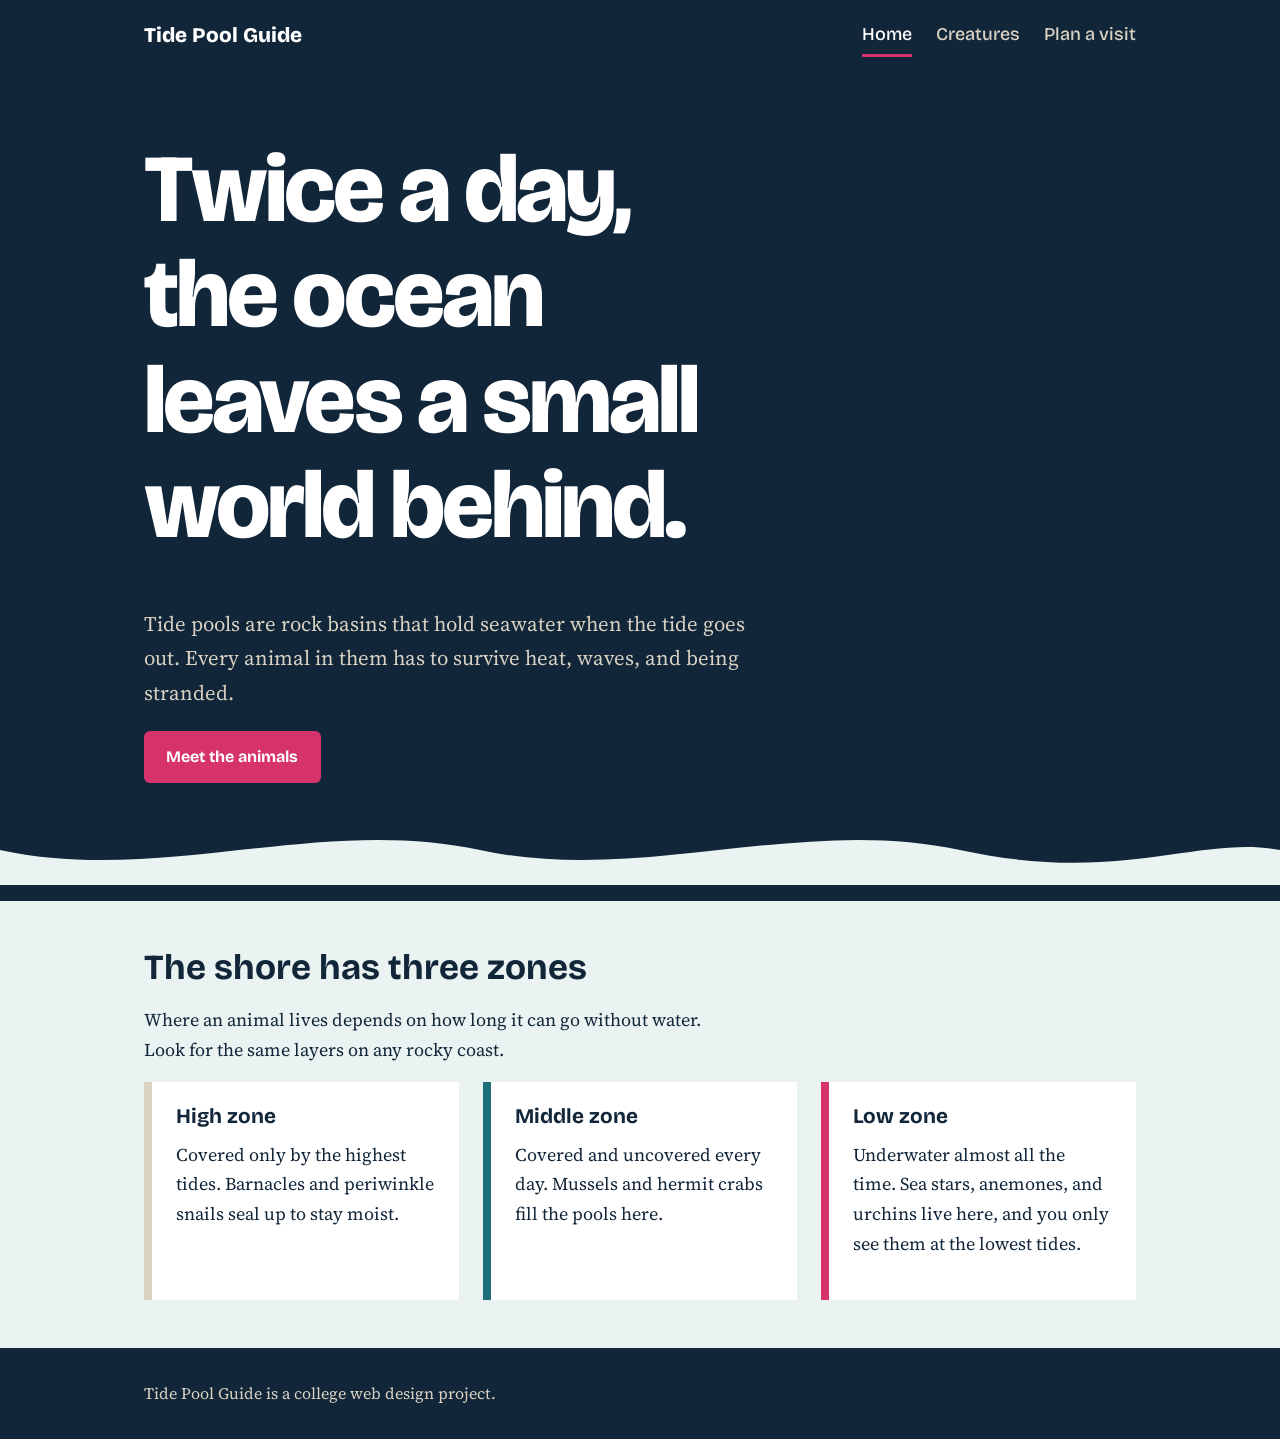
<file: index.html>
<!DOCTYPE html>
<html lang="en">
<head>
  <meta charset="UTF-8">
  <meta name="viewport" content="width=device-width, initial-scale=1">
  <title>Tide Pool Guide: Home</title>
  <meta name="description" content="A beginner’s guide to the animals of the rocky shore and how to visit them safely.">
  <link rel="stylesheet" href="styles.css">
</head>
<body>
  <header class="site-header">
    <div class="wrap">
      <a class="logo" href="index.html">Tide Pool Guide</a>
      <nav aria-label="Main">
        <a href="index.html" aria-current="page">Home</a>
        <a href="creatures.html">Creatures</a>
        <a href="visit.html">Plan a visit</a>
      </nav>
    </div>
  </header>

  <main>
    <section class="hero">
      <div class="wrap">
        <h1>Twice a day, the ocean leaves a small world behind.</h1>
        <p>Tide pools are rock basins that hold seawater when the tide goes out. Every animal in them has to survive heat, waves, and being stranded.</p>
        <a class="button" href="creatures.html">Meet the animals</a>
      </div>
      <svg class="wave" viewBox="0 0 1200 70" preserveAspectRatio="none" aria-hidden="true">
        <path d="M0,35 C150,70 300,0 450,35 C600,70 750,0 900,35 C1050,70 1125,20 1200,35 L1200,70 L0,70 Z"/>
      </svg>
    </section>

    <section class="section">
      <div class="wrap">
        <h2>The shore has three zones</h2>
        <p>Where an animal lives depends on how long it can go without water. Look for the same layers on any rocky coast.</p>
        <div class="zones">
          <article class="zone high">
            <h3>High zone</h3>
            <p>Covered only by the highest tides. Barnacles and periwinkle snails seal up to stay moist.</p>
          </article>
          <article class="zone mid">
            <h3>Middle zone</h3>
            <p>Covered and uncovered every day. Mussels and hermit crabs fill the pools here.</p>
          </article>
          <article class="zone low">
            <h3>Low zone</h3>
            <p>Underwater almost all the time. Sea stars, anemones, and urchins live here, and you only see them at the lowest tides.</p>
          </article>
        </div>
      </div>
    </section>
  </main>

  <footer class="site-footer">
    <div class="wrap"><p>Tide Pool Guide is a college web design project.</p></div>
  </footer>
</body>
</html>
</file>
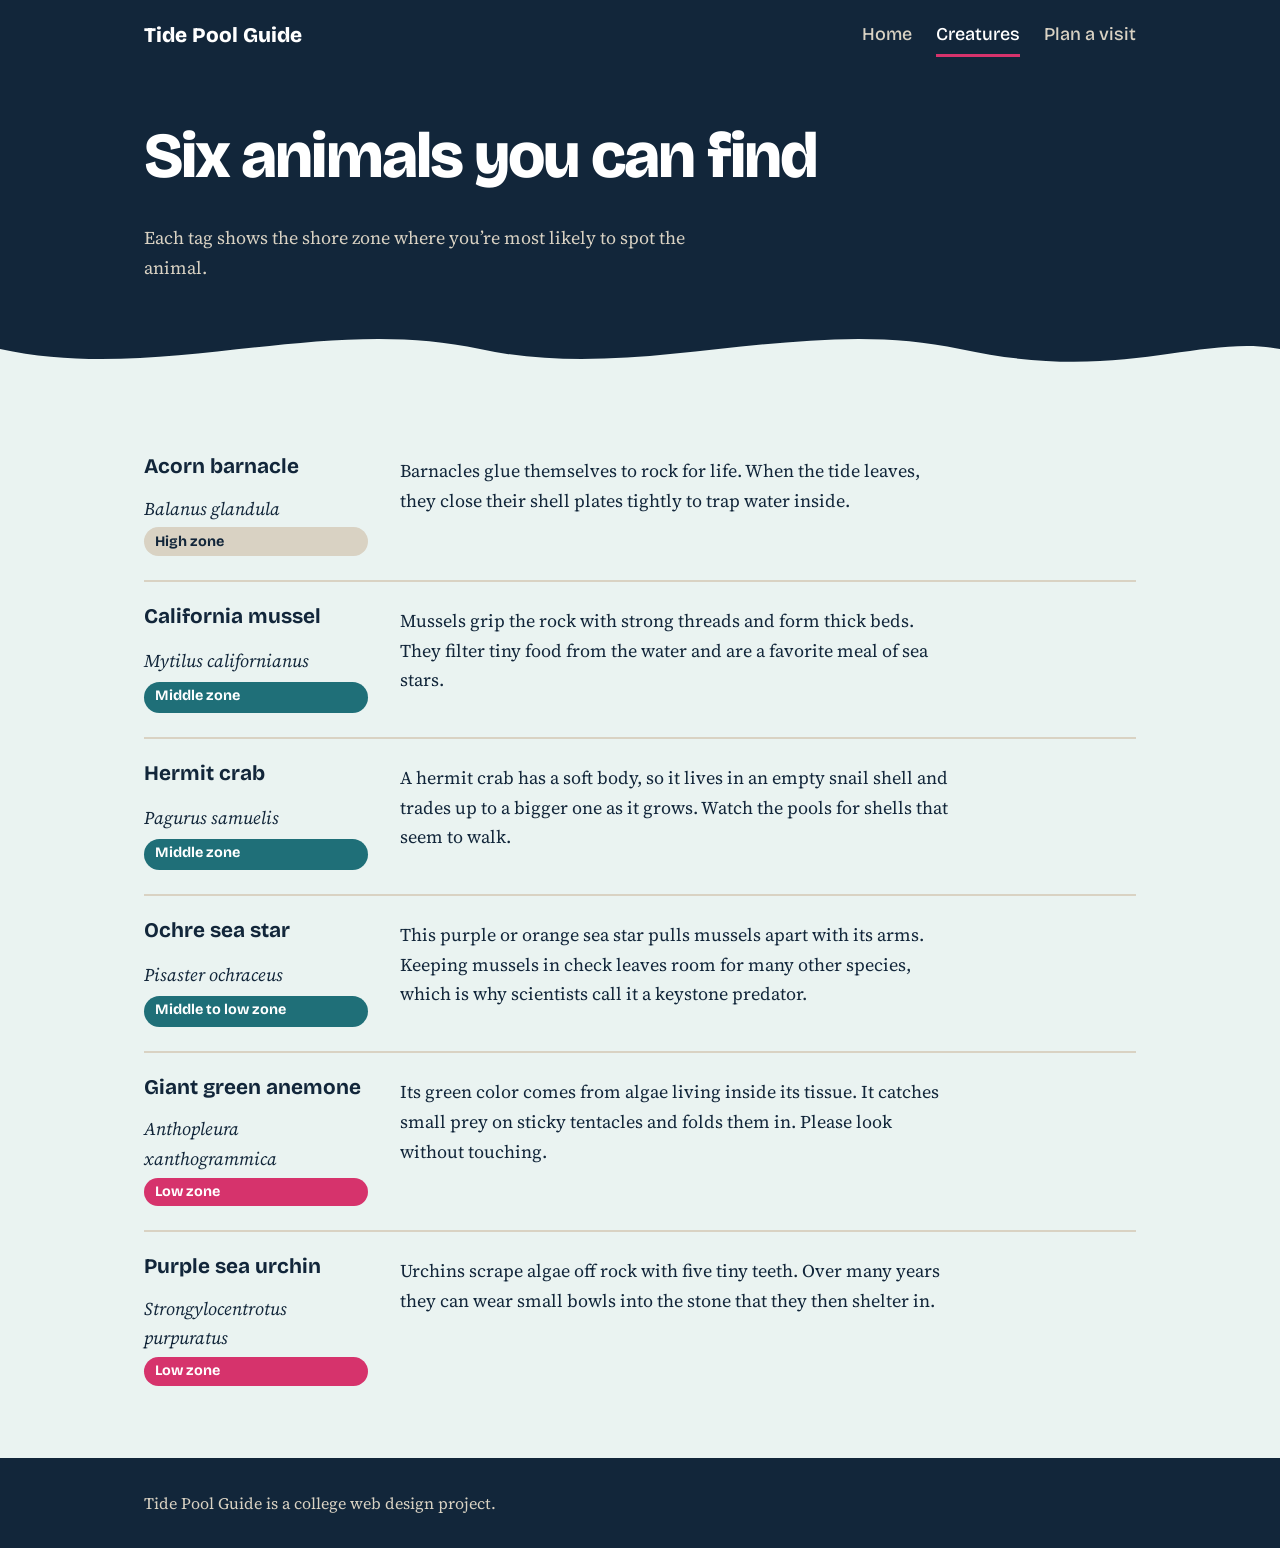
<file: creatures.html>
<!DOCTYPE html>
<html lang="en">
<head>
  <meta charset="UTF-8">
  <meta name="viewport" content="width=device-width, initial-scale=1">
  <title>Tide Pool Guide: Creatures</title>
  <meta name="description" content="Six common tide pool animals, the zone each one lives in, and how it survives.">
  <link rel="stylesheet" href="styles.css">
</head>
<body>
  <header class="site-header">
    <div class="wrap">
      <a class="logo" href="index.html">Tide Pool Guide</a>
      <nav aria-label="Main">
        <a href="index.html">Home</a>
        <a href="creatures.html" aria-current="page">Creatures</a>
        <a href="visit.html">Plan a visit</a>
      </nav>
    </div>
  </header>

  <main>
    <section class="page-title">
      <div class="wrap">
        <h1>Six animals you can find</h1>
        <p>Each tag shows the shore zone where you’re most likely to spot the animal.</p>
      </div>
      <svg class="wave" viewBox="0 0 1200 70" preserveAspectRatio="none" aria-hidden="true">
        <path d="M0,35 C150,70 300,0 450,35 C600,70 750,0 900,35 C1050,70 1125,20 1200,35 L1200,70 L0,70 Z"/>
      </svg>
    </section>

    <section class="section">
      <div class="wrap">
        <article class="creature">
          <h3>Acorn barnacle</h3>
          <p class="latin">Balanus glandula</p>
          <span class="tag high">High zone</span>
          <div class="info">
            <p>Barnacles glue themselves to rock for life. When the tide leaves, they close their shell plates tightly to trap water inside.</p>
          </div>
        </article>

        <article class="creature">
          <h3>California mussel</h3>
          <p class="latin">Mytilus californianus</p>
          <span class="tag mid">Middle zone</span>
          <div class="info">
            <p>Mussels grip the rock with strong threads and form thick beds. They filter tiny food from the water and are a favorite meal of sea stars.</p>
          </div>
        </article>

        <article class="creature">
          <h3>Hermit crab</h3>
          <p class="latin">Pagurus samuelis</p>
          <span class="tag mid">Middle zone</span>
          <div class="info">
            <p>A hermit crab has a soft body, so it lives in an empty snail shell and trades up to a bigger one as it grows. Watch the pools for shells that seem to walk.</p>
          </div>
        </article>

        <article class="creature">
          <h3>Ochre sea star</h3>
          <p class="latin">Pisaster ochraceus</p>
          <span class="tag mid">Middle to low zone</span>
          <div class="info">
            <p>This purple or orange sea star pulls mussels apart with its arms. Keeping mussels in check leaves room for many other species, which is why scientists call it a keystone predator.</p>
          </div>
        </article>

        <article class="creature">
          <h3>Giant green anemone</h3>
          <p class="latin">Anthopleura xanthogrammica</p>
          <span class="tag low">Low zone</span>
          <div class="info">
            <p>Its green color comes from algae living inside its tissue. It catches small prey on sticky tentacles and folds them in. Please look without touching.</p>
          </div>
        </article>

        <article class="creature">
          <h3>Purple sea urchin</h3>
          <p class="latin">Strongylocentrotus purpuratus</p>
          <span class="tag low">Low zone</span>
          <div class="info">
            <p>Urchins scrape algae off rock with five tiny teeth. Over many years they can wear small bowls into the stone that they then shelter in.</p>
          </div>
        </article>
      </div>
    </section>
  </main>

  <footer class="site-footer">
    <div class="wrap"><p>Tide Pool Guide is a college web design project.</p></div>
  </footer>
</body>
</html>
</file>
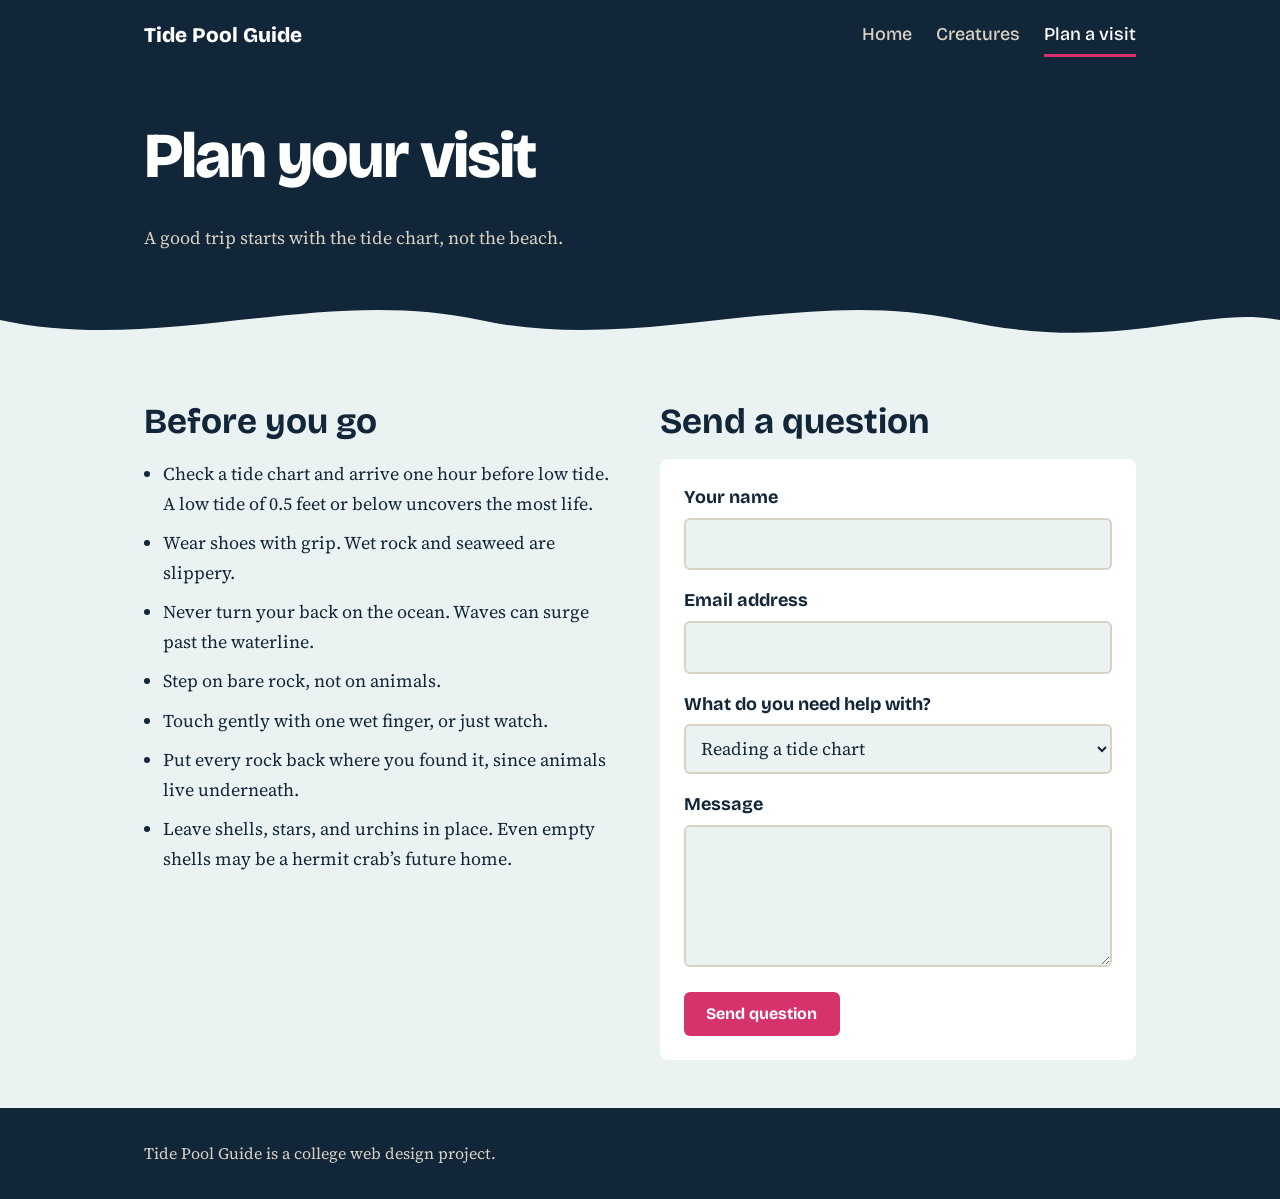
<file: html2.html>
<!DOCTYPE html>
<html lang="en">
<head>
  <meta charset="UTF-8">
  <meta name="viewport" content="width=device-width, initial-scale=1">
  <title>Tide Pool Guide: Plan a visit</title>
  <meta name="description" content="How to time your trip, what to bring, and how to protect tide pool life.">
  <link rel="stylesheet" href="styles.css">
</head>
<body>
  <header class="site-header">
    <div class="wrap">
      <a class="logo" href="index.html">Tide Pool Guide</a>
      <nav aria-label="Main">
        <a href="index.html">Home</a>
        <a href="creatures.html">Creatures</a>
        <a href="visit.html" aria-current="page">Plan a visit</a>
      </nav>
    </div>
  </header>

  <main>
    <section class="page-title">
      <div class="wrap">
        <h1>Plan your visit</h1>
        <p>A good trip starts with the tide chart, not the beach.</p>
      </div>
      <svg class="wave" viewBox="0 0 1200 70" preserveAspectRatio="none" aria-hidden="true">
        <path d="M0,35 C150,70 300,0 450,35 C600,70 750,0 900,35 C1050,70 1125,20 1200,35 L1200,70 L0,70 Z"/>
      </svg>
    </section>

    <section class="section">
      <div class="wrap two-col">
        <div>
          <h2>Before you go</h2>
          <ul class="checklist">
            <li>Check a tide chart and arrive one hour before low tide. A low tide of 0.5 feet or below uncovers the most life.</li>
            <li>Wear shoes with grip. Wet rock and seaweed are slippery.</li>
            <li>Never turn your back on the ocean. Waves can surge past the waterline.</li>
            <li>Step on bare rock, not on animals.</li>
            <li>Touch gently with one wet finger, or just watch.</li>
            <li>Put every rock back where you found it, since animals live underneath.</li>
            <li>Leave shells, stars, and urchins in place. Even empty shells may be a hermit crab’s future home.</li>
          </ul>
        </div>

        <div>
          <h2>Send a question</h2>
          <form action="#" method="post">
            <label for="name">Your name</label>
            <input id="name" name="name" type="text" required>

            <label for="email">Email address</label>
            <input id="email" name="email" type="email" required>

            <label for="topic">What do you need help with?</label>
            <select id="topic" name="topic">
              <option>Reading a tide chart</option>
              <option>Identifying an animal</option>
              <option>Planning a school trip</option>
            </select>

            <label for="message">Message</label>
            <textarea id="message" name="message" rows="4" required></textarea>

            <button class="button" type="submit">Send question</button>
          </form>
        </div>
      </div>
    </section>
  </main>

  <footer class="site-footer">
    <div class="wrap"><p>Tide Pool Guide is a college web design project.</p></div>
  </footer>
</body>
</html>
</file>
<file: styles.css>
@import url("https://fonts.googleapis.com/css2?family=Bricolage+Grotesque:wght@500;700;800&family=Source+Serif+4:wght@400;600&display=swap");

:root {
  --ink: #12263a;
  --sea: #1f6f78;
  --foam: #eaf3f1;
  --sand: #d9d2c3;
  --anemone: #d6336c;
  --white: #ffffff;
  --head: "Bricolage Grotesque", "Helvetica Neue", Arial, sans-serif;
  --body: "Source Serif 4", Georgia, "Times New Roman", serif;
}

* { box-sizing: border-box; }

body {
  margin: 0;
  background: var(--foam);
  color: var(--ink);
  font-family: var(--body);
  font-size: 1.125rem;
  line-height: 1.65;
}

a { color: var(--sea); }
a:focus-visible, button:focus-visible, input:focus-visible, textarea:focus-visible, select:focus-visible {
  outline: 3px solid var(--anemone);
  outline-offset: 2px;
}

h1, h2, h3 { font-family: var(--head); line-height: 1.1; margin: 0 0 .5em; }
h1 { font-size: clamp(2.8rem, 9vw, 6rem); font-weight: 800; letter-spacing: -0.03em; }
h2 { font-size: clamp(1.6rem, 4vw, 2.2rem); font-weight: 700; }
h3 { font-size: 1.3rem; font-weight: 700; }
p { max-width: 62ch; margin: 0 0 1em; }

.wrap { width: min(100% - 2.5rem, 62rem); margin-inline: auto; }

/* Header */
.site-header { background: var(--ink); }
.site-header .wrap { display: flex; flex-wrap: wrap; align-items: center; justify-content: space-between; gap: .5rem 2rem; padding-block: 1rem; }
.logo { font-family: var(--head); font-weight: 800; font-size: 1.3rem; color: var(--white); text-decoration: none; }
.site-header nav { display: flex; gap: 1.5rem; }
.site-header nav a { font-family: var(--head); font-weight: 500; color: var(--sand); text-decoration: none; padding-block: .25rem; border-bottom: 3px solid transparent; }
.site-header nav a:hover { color: var(--white); }
.site-header nav a[aria-current="page"] { color: var(--white); border-bottom-color: var(--anemone); }

/* Hero */
.hero { background: var(--ink); color: var(--white); padding-block: 4rem 1rem; }
.hero p { font-size: 1.3rem; color: var(--sand); }
.hero h1 { color: var(--white); max-width: 11ch; }
.wave { display: block; width: 100%; height: 70px; fill: var(--foam); margin-top: 2rem; }

.button {
  display: inline-block; background: var(--anemone); color: var(--white);
  font-family: var(--head); font-weight: 700; text-decoration: none;
  padding: .8rem 1.4rem; border: 0; border-radius: 6px; font-size: 1rem; cursor: pointer;
}
.button:hover { background: #b82a5c; }

/* Sections */
.section { padding-block: 3rem; }
.page-title { background: var(--ink); color: var(--white); padding-block: 3rem 0; }
.page-title h1 { font-size: clamp(2.4rem, 7vw, 4rem); color: var(--white); }
.page-title p { color: var(--sand); }

/* Home: three zones */
.zones { display: grid; gap: 1.5rem; grid-template-columns: repeat(auto-fit, minmax(15rem, 1fr)); }
.zone { padding: 1.5rem; border-left: 8px solid var(--sea); background: var(--white); }
.zone.high { border-color: var(--sand); }
.zone.mid { border-color: var(--sea); }
.zone.low { border-color: var(--anemone); }

/* Creatures */
.creature { display: grid; gap: .25rem 2rem; grid-template-columns: 1fr; padding-block: 1.5rem; border-top: 2px solid var(--sand); }
.creature:first-of-type { border-top: 0; }
.creature .latin { font-style: italic; margin: 0; }
.tag { display: inline-block; font-family: var(--head); font-weight: 700; font-size: .9rem; padding: .15rem .7rem; border-radius: 99px; background: var(--ink); color: var(--white); }
.tag.high { background: var(--sand); color: var(--ink); }
.tag.low { background: var(--anemone); }
.tag.mid { background: var(--sea); }
@media (min-width: 42rem) {
  .creature { grid-template-columns: 14rem 1fr; }
  .creature h3, .creature .latin, .creature .tag { grid-column: 1; }
  .creature .info { grid-column: 2; grid-row: 1 / span 3; }
}

/* Visit */
.two-col { display: grid; gap: 2.5rem; grid-template-columns: repeat(auto-fit, minmax(18rem, 1fr)); }
.checklist { padding-left: 1.2rem; }
.checklist li { margin-bottom: .6rem; }
form { background: var(--white); padding: 1.5rem; border-radius: 8px; }
label { display: block; font-family: var(--head); font-weight: 700; margin-bottom: .3rem; }
input, select, textarea {
  width: 100%; font: inherit; padding: .6rem .7rem; margin-bottom: 1rem;
  border: 2px solid var(--sand); border-radius: 6px; background: var(--foam); color: var(--ink);
}

/* Footer */
.site-footer { background: var(--ink); color: var(--sand); padding-block: 2rem; font-size: 1rem; }
.site-footer p { margin: 0; }

@media (prefers-reduced-motion: no-preference) {
  .button { transition: background .15s; }
}
</file>
